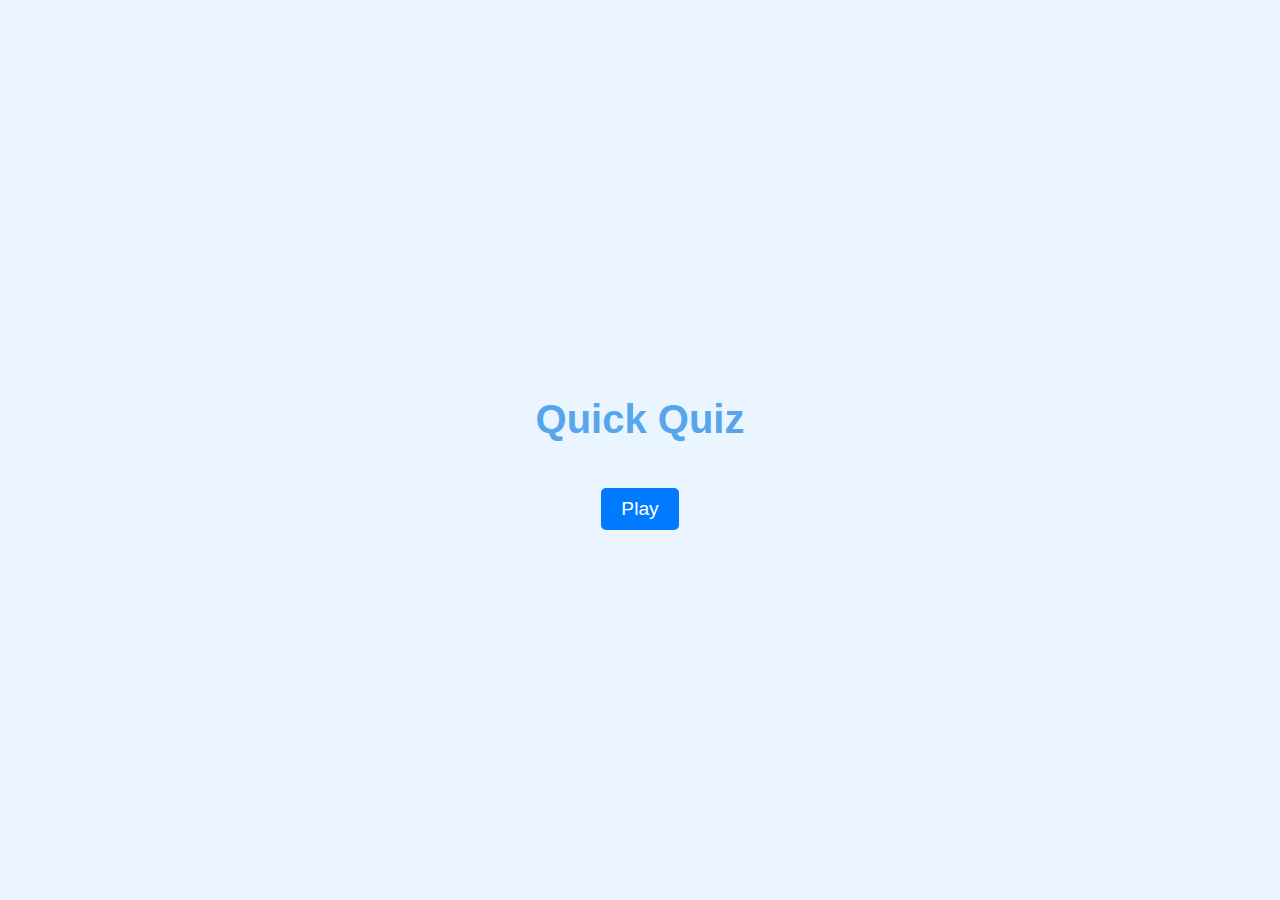
<file: index.html>
<!DOCTYPE html>
<html lang="en">
<head>
    <meta charset="UTF-8">
    <meta name="viewport" content="width=device-width, initial-scale=1.0">
    <title>Quiz App</title>
    <link rel="stylesheet" href="./styles.css">
</head>
<body>
    <div class="container">
        <h1>Quick Quiz</h1>
        <a href="./game.html" class="btn">Play</a>
    </div>
</body>
</html>
</file>
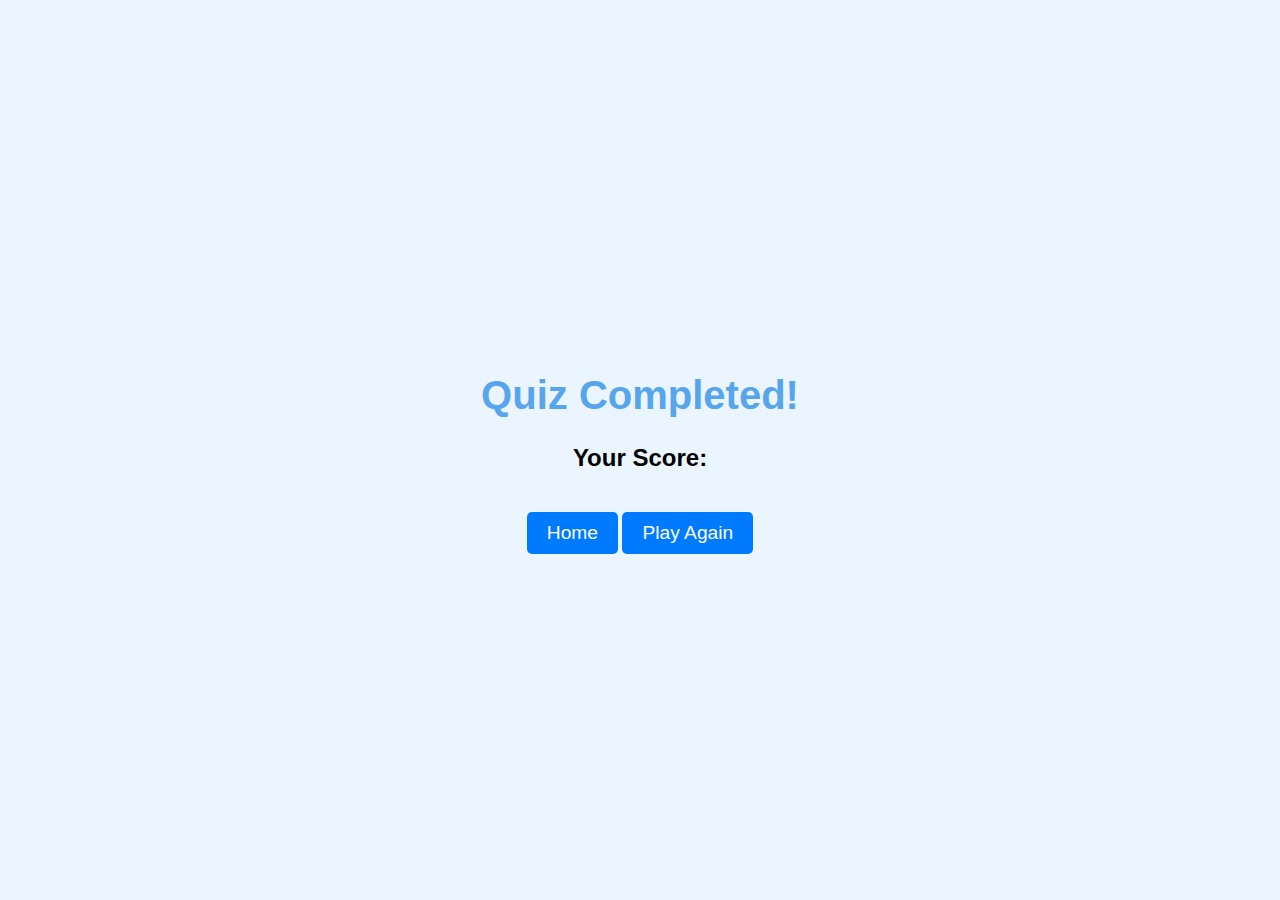
<file: end.html>
<!DOCTYPE html>
<html lang="en">
<head>
    <meta charset="UTF-8">
    <meta name="viewport" content="width=device-width, initial-scale=1.0">
    <title>Quiz End</title>
    <link rel="stylesheet" href="./styles.css">
</head>
<body>
    <div class="container">
        <h1>Quiz Completed!</h1>
        <h2>Your Score: <span id="finalScore"></span></h2>
        <a href="index.html" class="btn">Home</a>
        <a href="game.html" class="btn">Play Again</a>
    </div>
    <script>
        const finalScore = document.getElementById('finalScore');
        const mostRecentScore = localStorage.getItem('mostRecentScore');

        finalScore.innerText = mostRecentScore;
    </script>
</body>
</html>
</file>
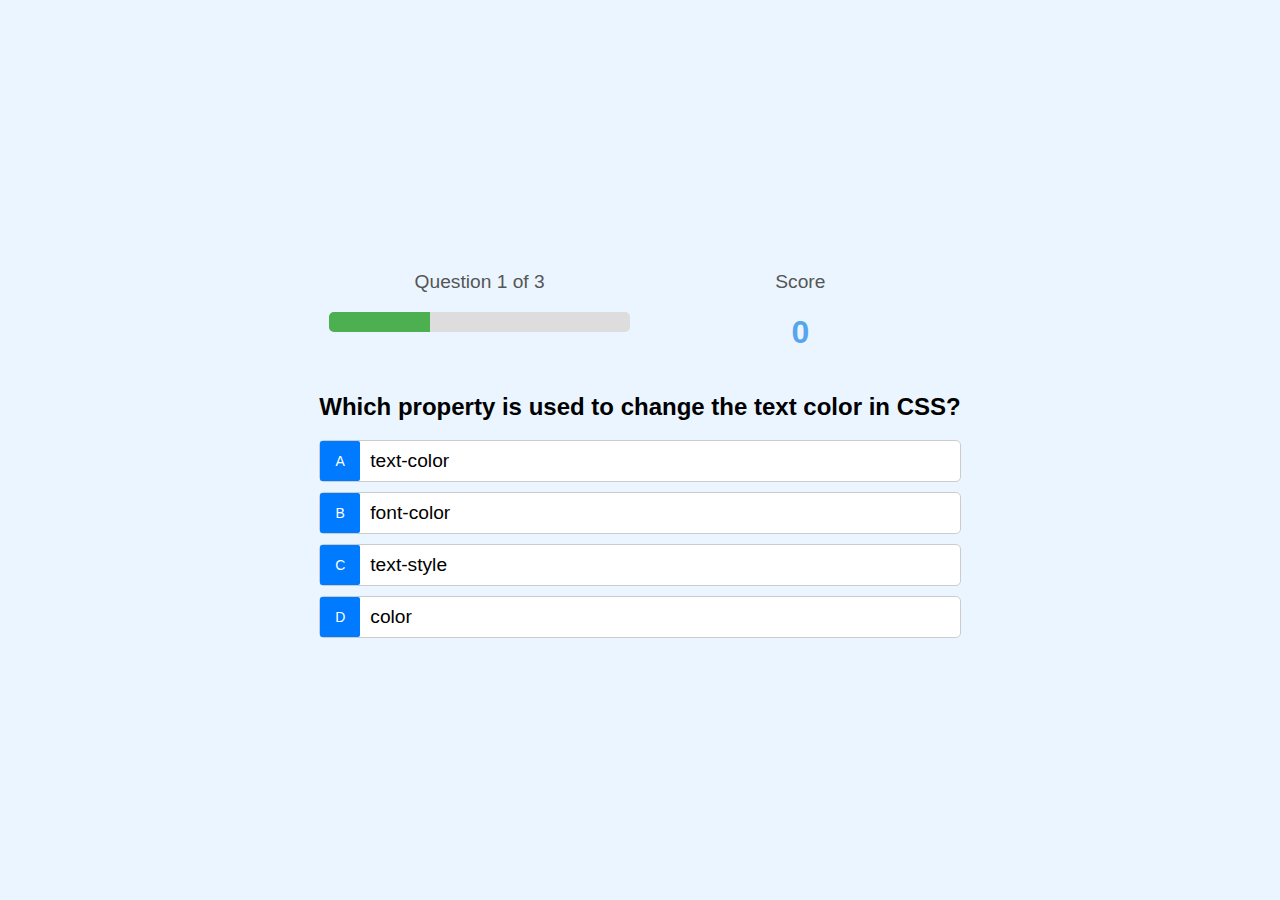
<file: game.html>
<!DOCTYPE html>
<html lang="en">
<head>
    <meta charset="UTF-8">
    <meta name="viewport" content="width=device-width, initial-scale=1.0">
    <title>Quiz Game</title>
    <link rel="stylesheet" href="./styles.css">
</head>
<body>
    <div id="game" class="container">
        <div id="hud">
            <div id="hud-item">
                <p id="progressText" class="hud-prefix">Question</p>
                <div id="progressBar">
                    <div id="progressBarFull"></div>
                </div>
            </div>
            <div id="hud-item">
                <p class="hud-prefix">Score</p>
                <h1 class="hud-main-text" id="score">0</h1>
            </div>
        </div>
        <h2 id="question">Question text</h2>
        <div class="choices">
            <div class="choice-container">
                <div class="choice-prefix">A</div>
                <div class="choice-text" data-number="1">Choice 1</div>
            </div>
            <div class="choice-container">
                <div class="choice-prefix">B</div>
                <div class="choice-text" data-number="2">Choice 2</div>
            </div>
            <div class="choice-container">
                <div class="choice-prefix">C</div>
                <div class="choice-text" data-number="3">Choice 3</div>
            </div>
            <div class="choice-container">
                <div class="choice-prefix">D</div>
                <div class="choice-text" data-number="4">Choice 4</div>
            </div>
        </div>
    </div>
    <script src="./script.js"></script>
</body>
</html>
</file>
<file: styles.css>
body {
    font-family: Arial, sans-serif;
    display: flex;
    justify-content: center;
    align-items: center;
    height: 100vh;
    background-color: #ebf5ff;
    margin: 0;
}


.container {
    text-align: center;
}

h1 {
    font-size: 2.5em;
    color: #57a5ec;
}

.btn {
    display: inline-block;
    margin-top: 20px;
    padding: 10px 20px;
    font-size: 1.2em;
    color: white;
    background-color: #007BFF;
    border: none;
    border-radius: 5px;
    text-decoration: none;
    cursor: pointer;
}

.btn:hover {
    background-color: #0056b3;
}

.container {
    text-align: center;
}

#hud {
    display: flex;
    justify-content: space-between;
    margin-bottom: 20px;
}

#hud-item {
    flex: 1;
    margin: 0 10px;
}

.hud-prefix {
    text-align: center;
    font-size: 1.2em;
    color: #555;
}

.hud-main-text {
    text-align: center;
    font-size: 2em;
}

#progressBar {
    background-color: #ddd;
    border-radius: 5px;
    overflow: hidden;
    height: 20px;
}

#progressBarFull {
    height: 100%;
    width: 0;
    background-color: #4caf50;
}
.choices {
    display: flex;
    flex-direction: column;
}

.choice-container {
    display: flex;
    align-items: center;
    height: 40px;
    border: 1px solid #ccc;
    border-radius: 5px;
    margin-bottom: 10px;
    cursor: pointer;
    background-color: white;
    transition: background-color 0.2s;
}

.choice-container:hover {
    box-shadow: 0px 0px 10px 0.5px #80b5e7;
}

.choice-prefix {
    display: flex;
    justify-content: center;
    align-items: center;
    width: 40px;
    height: 100%;
    border-radius: 2px;
    font-size: 14px;
    color: white;
    margin-right: 10px;
    background-color: #007BFF;
}

.choice-text {
    flex: 1;
    text-align: left;
    font-size: 1.2em;
    height: auto;
    width: auto;
    border-radius: 3px;
    border-color: black;
}

.correct {
    background-color: #4caf50 !important;
    color: white;
}

.incorrect {
    background-color: #f44336 !important;
    color: white;
}
</file>
